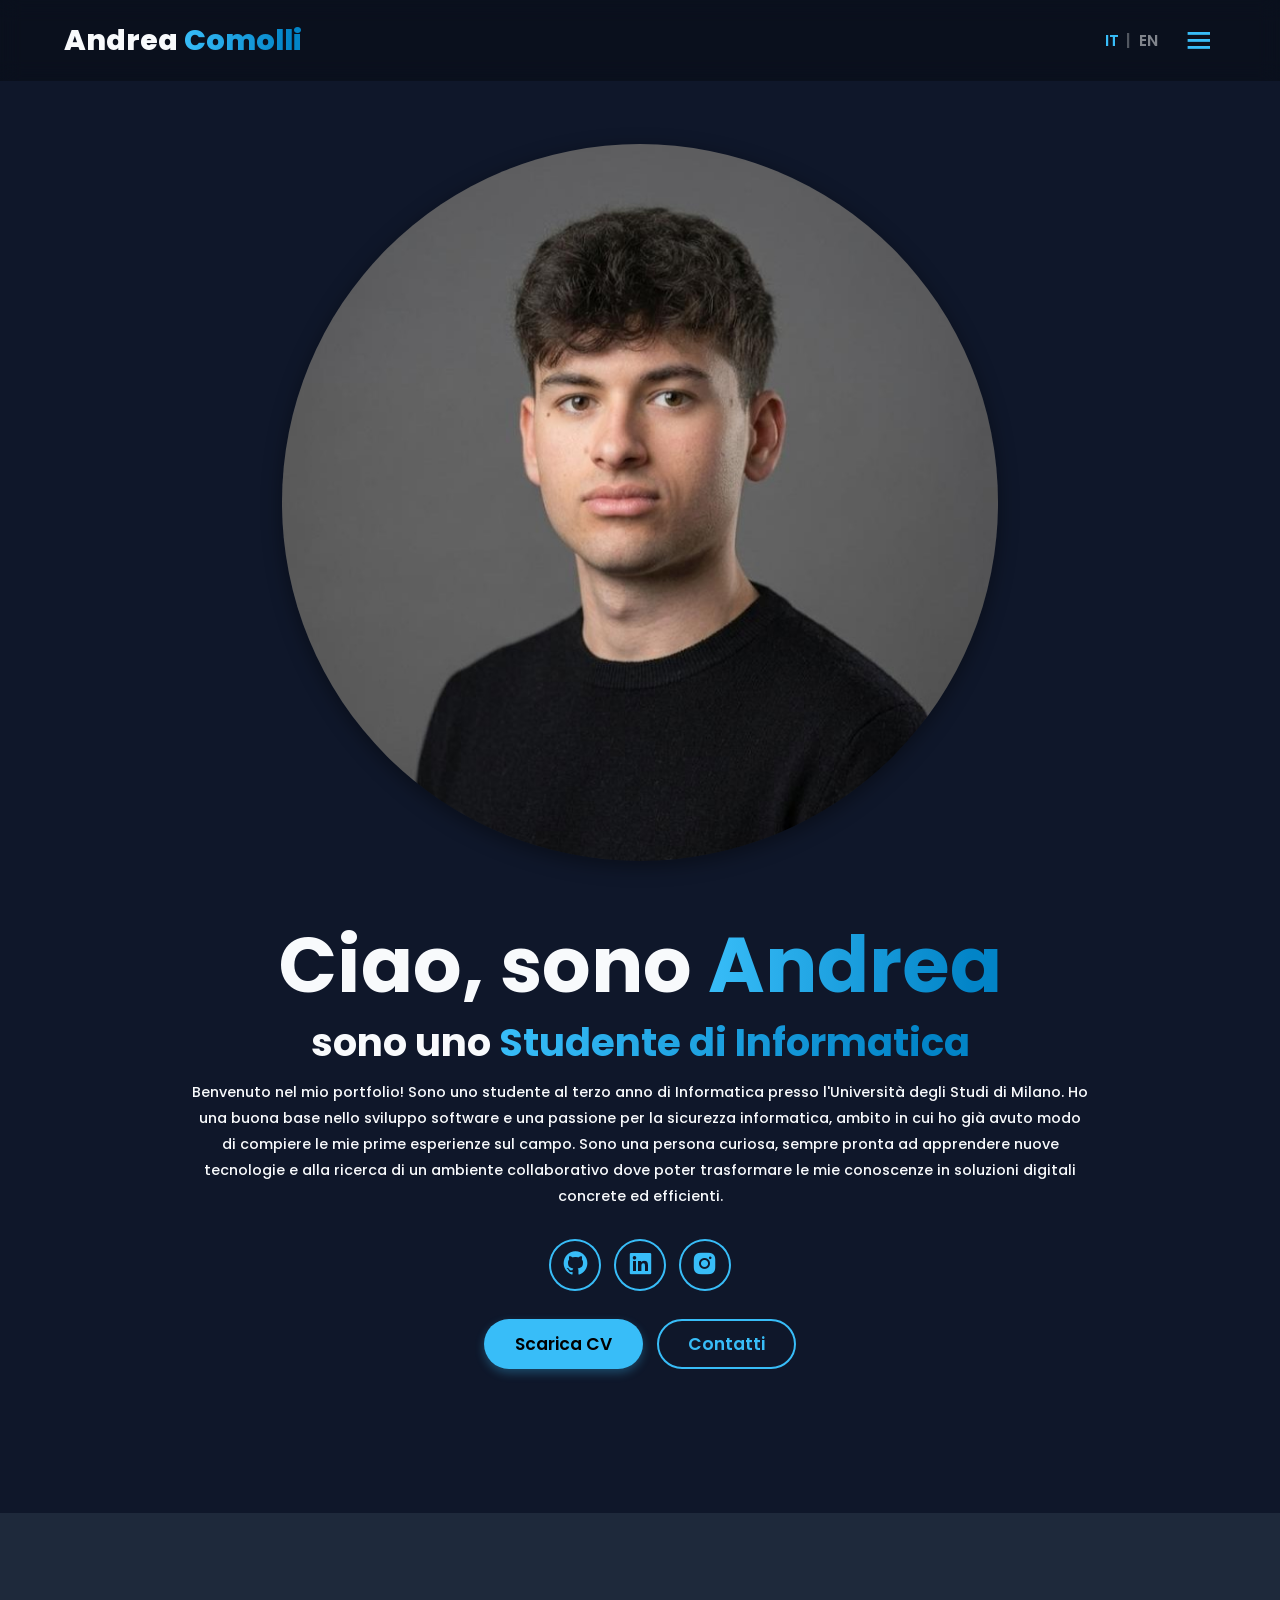
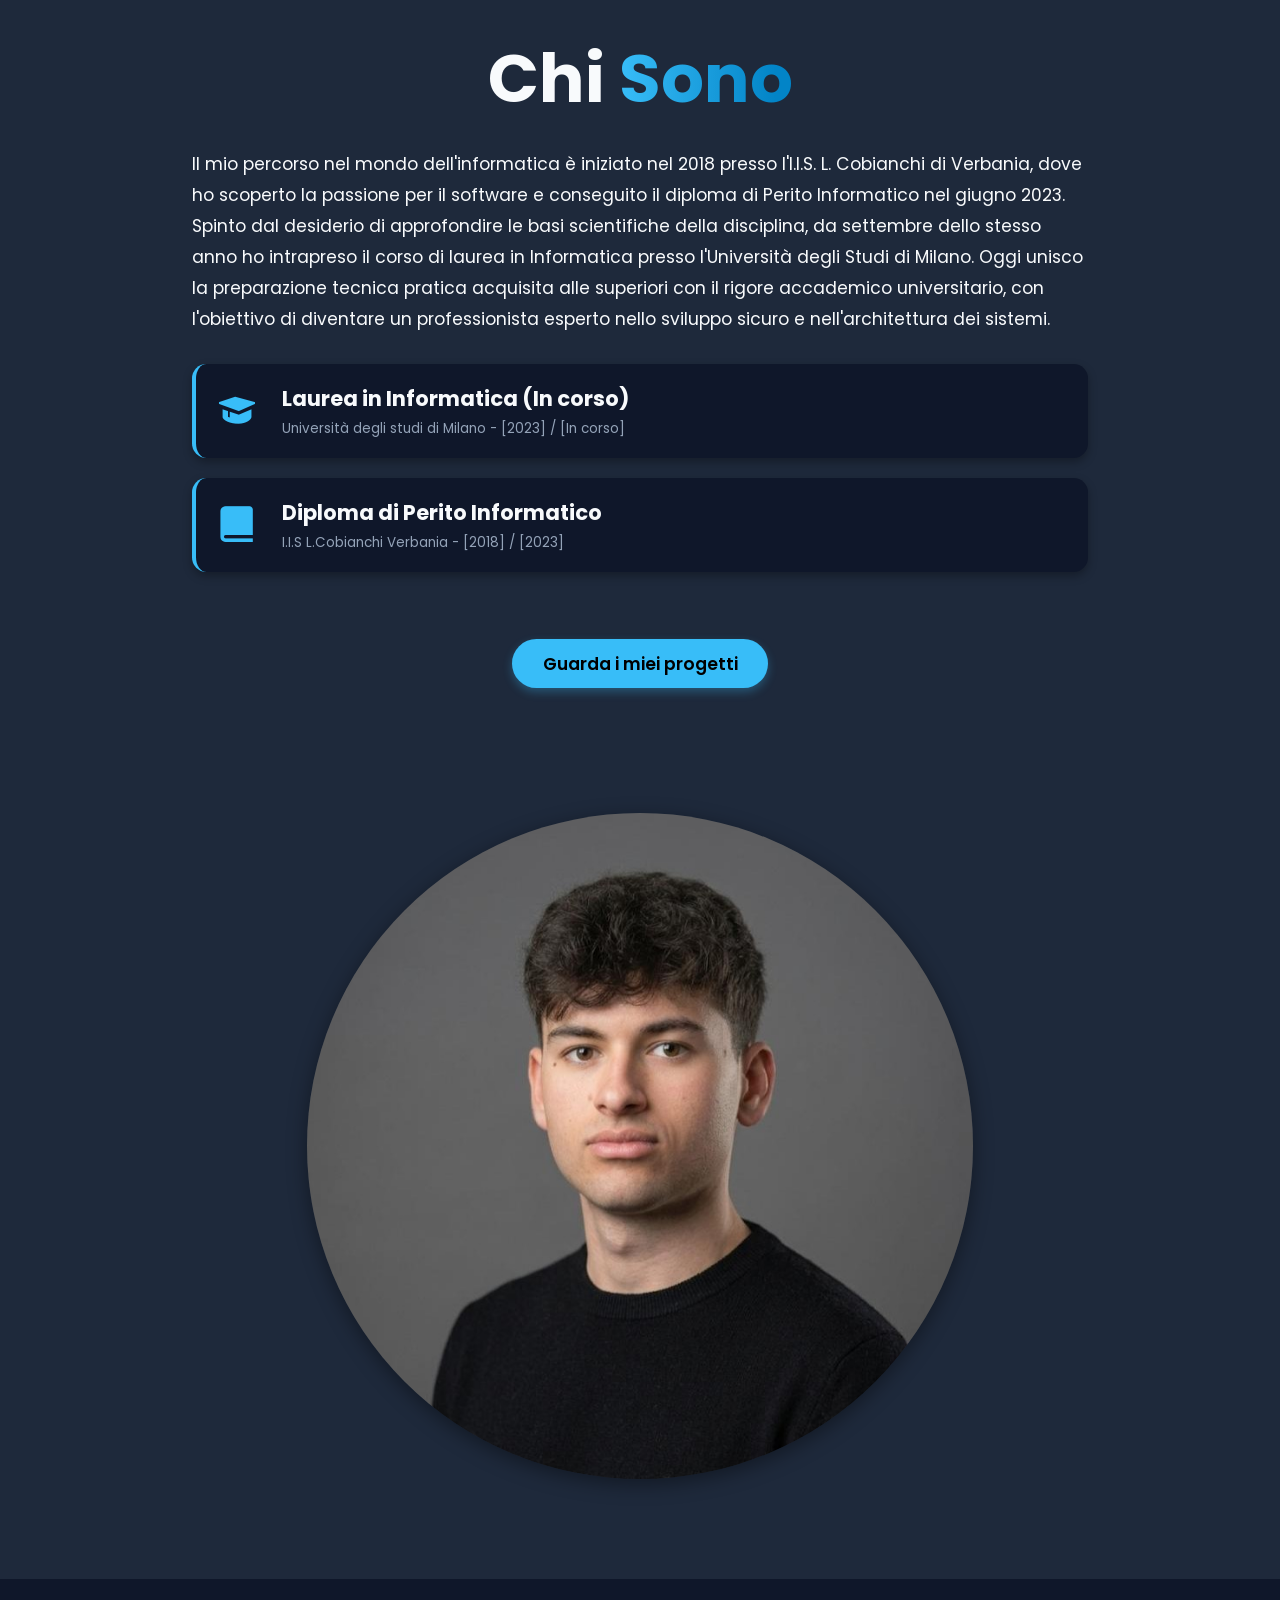
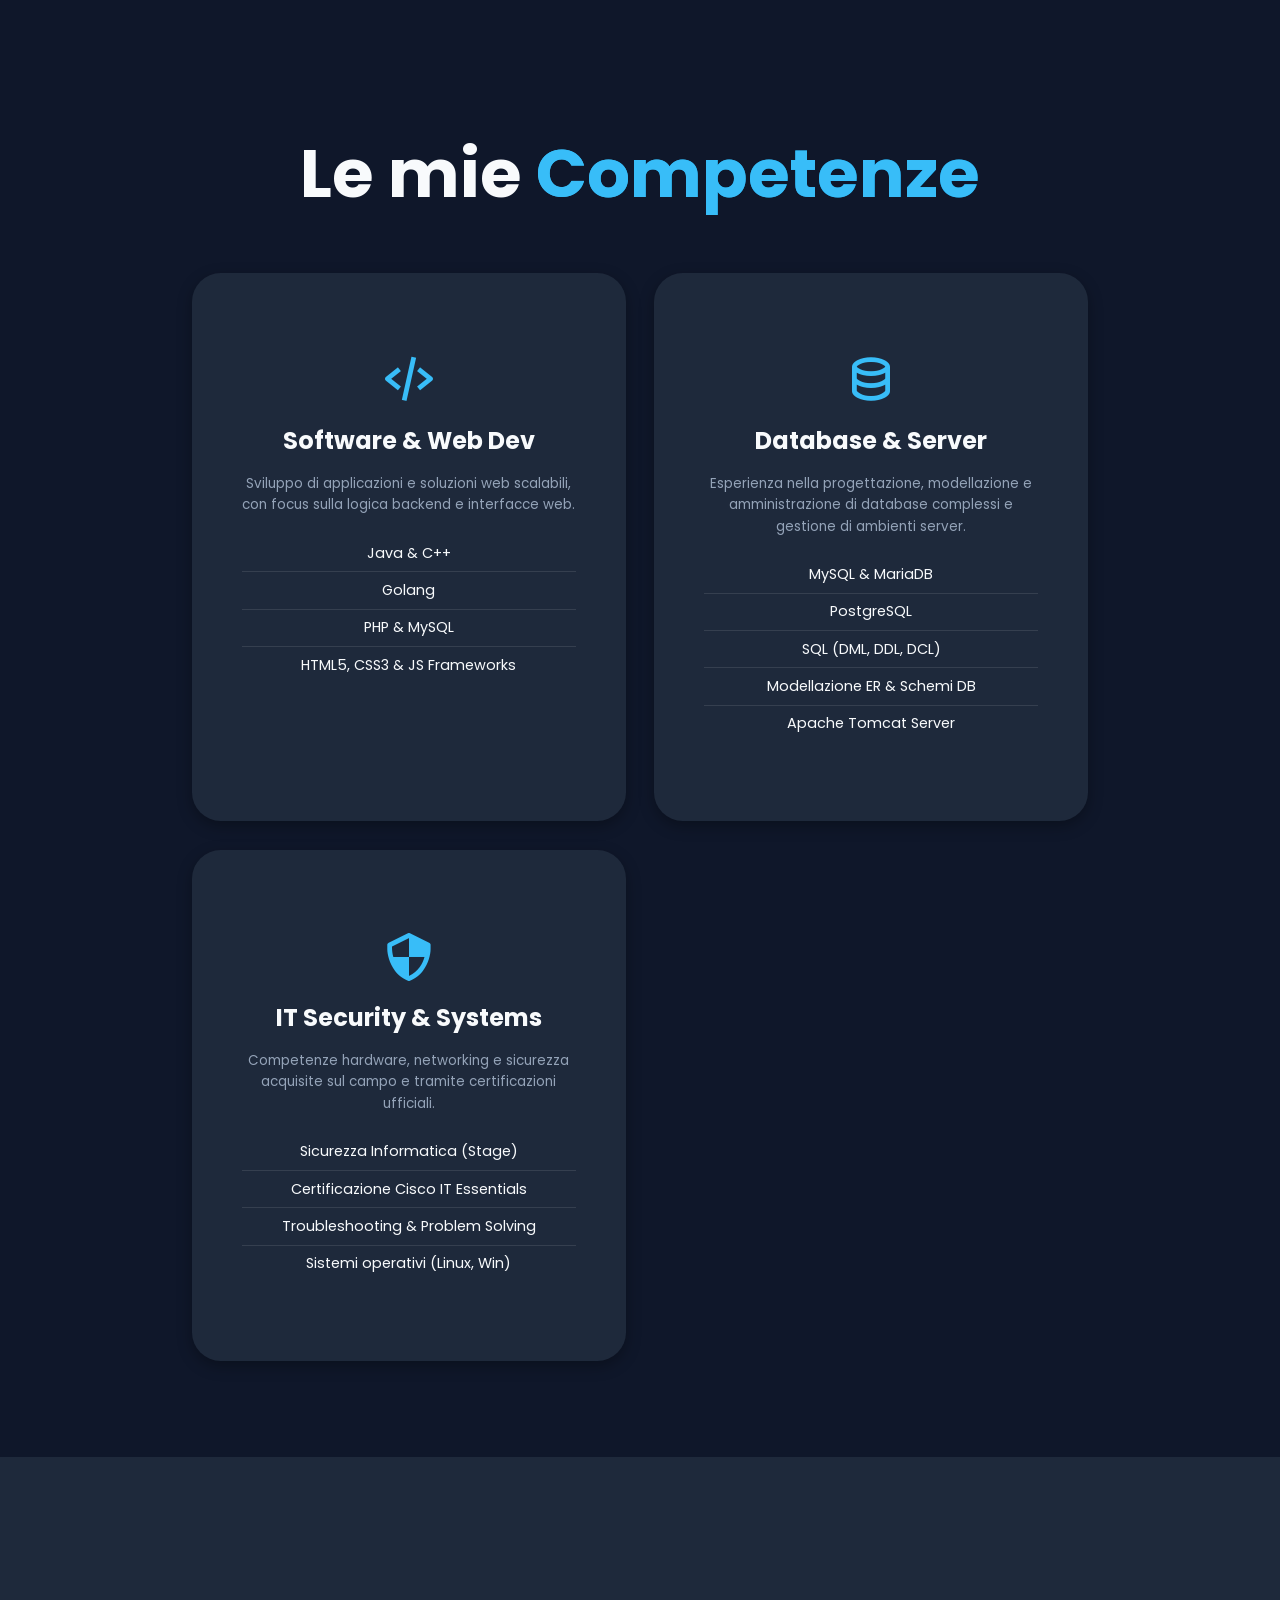
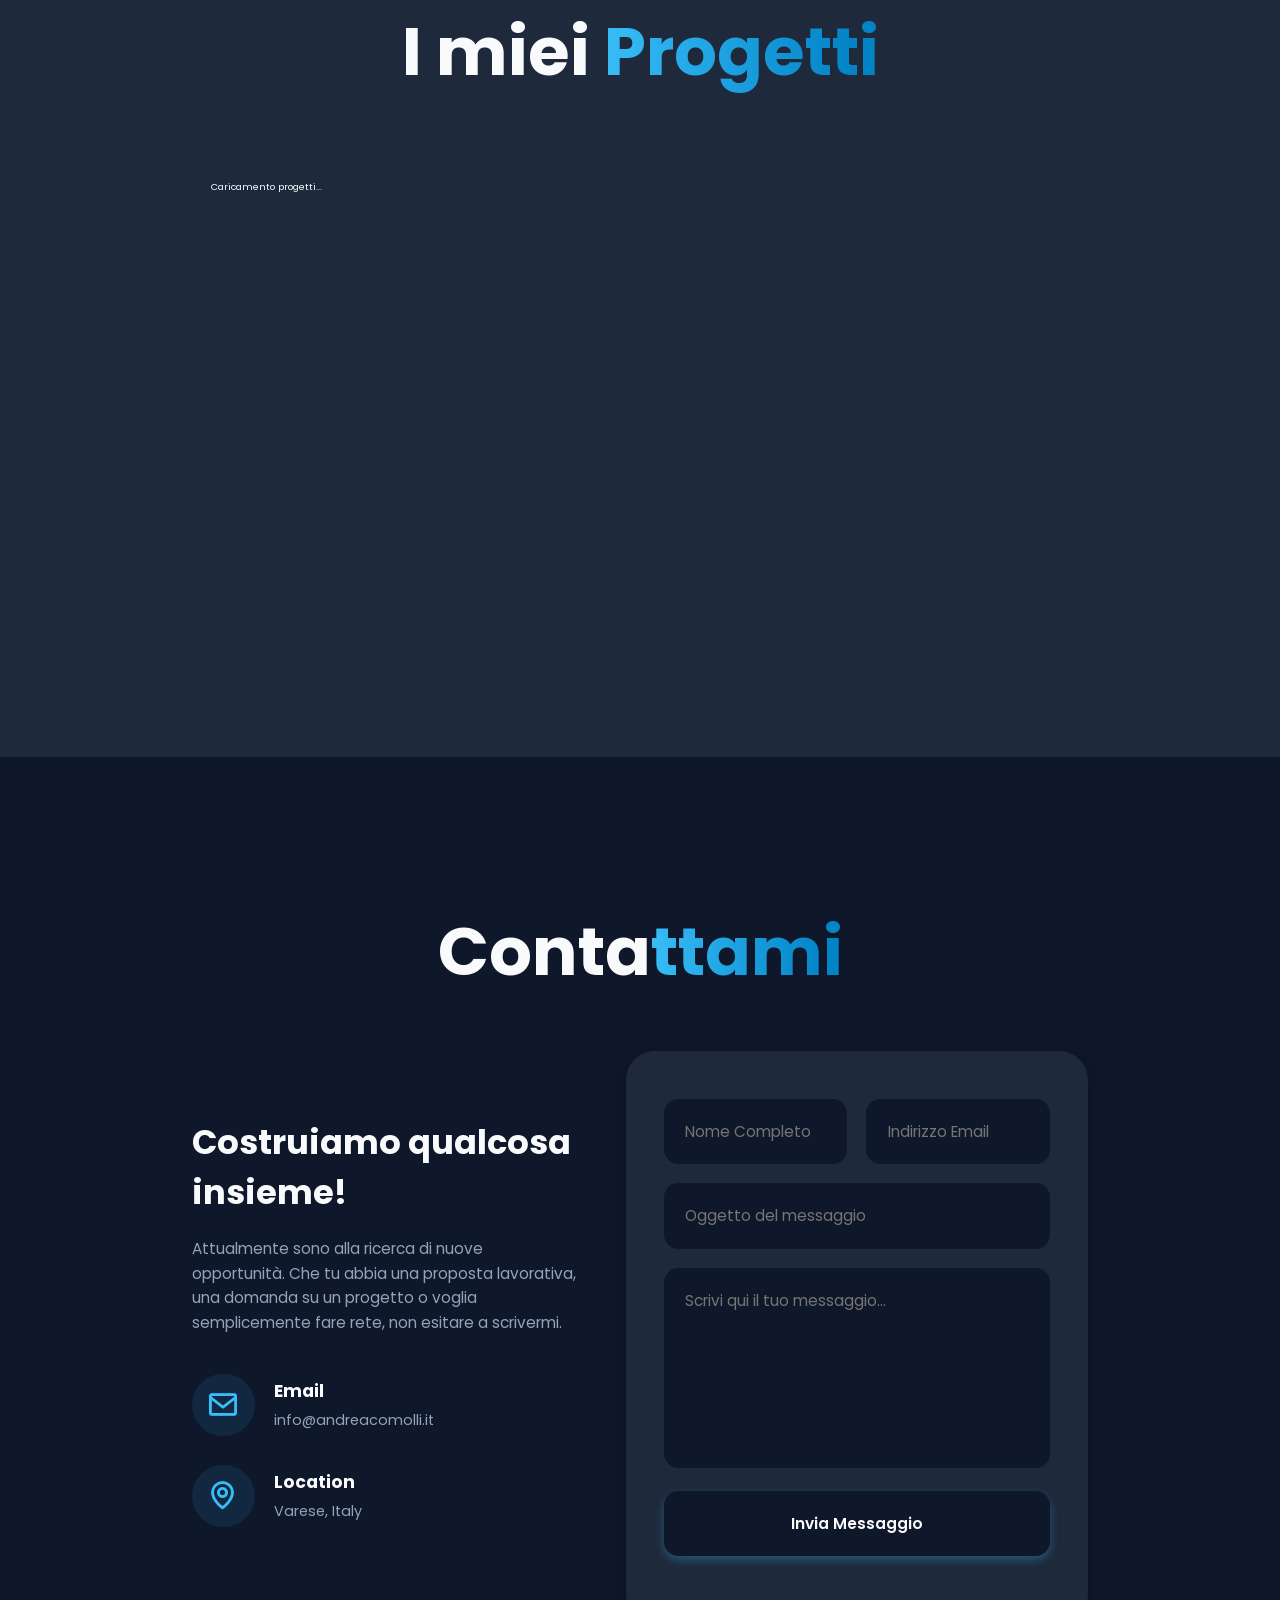
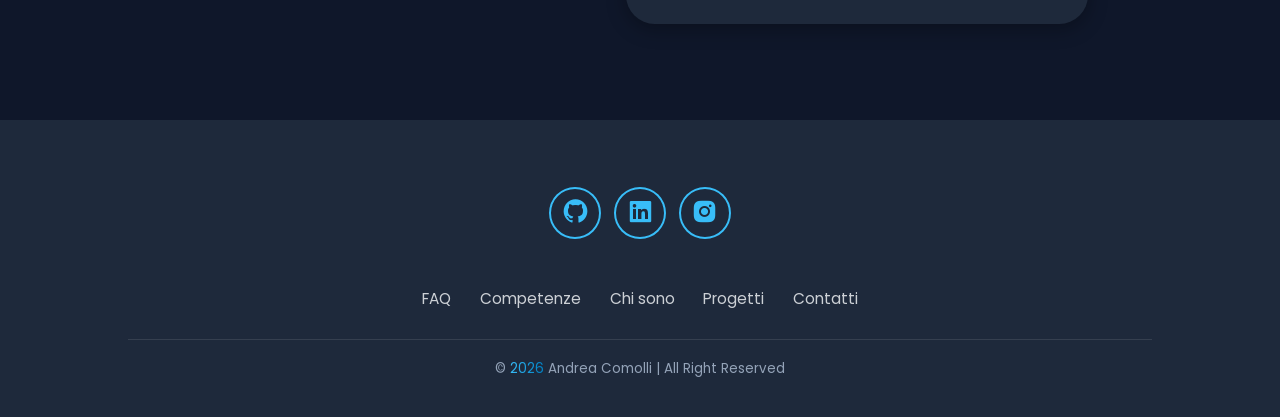
<file: index.html>
<!DOCTYPE html>
<html lang="it">
  <head>
    <meta charset="UTF-8" />
    <meta name="viewport" content="width=device-width, initial-scale=1.0" />
    <title>Andrea Comolli</title>
    <link rel="stylesheet" href="style.css" />
    <link href="https://unpkg.com/boxicons@2.1.4/css/boxicons.min.css" rel="stylesheet"/>
    <link href="https://fonts.googleapis.com/css2?family=Poppins:wght@300;400;600&display=swap" rel="stylesheet">
  </head>
  <body>

        <header class="header">
          <a href="#home" class="logo">
            Andrea <span>Comolli</span>
          </a>

          <i class="bx bx-menu" id="menu-icon"></i>

          <nav class="navbar">
            <a href="#home">Home</a>
            <a href="#about">Chi sono</a>
            <a href="#skills">Conpetenze</a>
            <a href="#projects">Progetti</a>
          </nav>

          <div class="header-right">
            <div class="lang-switch">
              <a href="#" class="active">IT</a>
              <span>|</span>
              <a href="#">EN</a>
            </div>
            <button id="contactBtn" class="gradient-btn">Contattami</button>
          </div>
        </header>

        <section class="home" id="home">
          <div class="home-content">
            <h1>Ciao, sono <span>Andrea</span></h1>
            <h3>
              sono uno <span>Studente di Informatica</span>
            </h3>
            <p>
              Benvenuto nel mio portfolio! Sono uno studente al terzo anno di Informatica presso l'Università degli Studi di Milano. Ho una buona base nello sviluppo software e una passione per la sicurezza informatica, ambito in cui ho già avuto modo di compiere le mie prime esperienze sul campo. Sono una persona curiosa, sempre pronta ad apprendere nuove tecnologie e alla ricerca di un ambiente collaborativo dove poter trasformare le mie conoscenze in soluzioni digitali concrete ed efficienti.
            </p>
              
              <div class="social-icons">
                <a href="https://github.com/AndreComo4" target="_blank" aria-label="Profilo GitHub di Andrea">
                  <i class="bx bxl-github"></i>
                </a>

                <a href="https://www.linkedin.com/in/andrea-comolli-136519273" target="_blank" aria-label="Linkedin di Andrea">
                  <i class="bx bxl-linkedin-square"></i>
                </a>

                <a href="https://www.instagram.com/_andrea.comolli_" target="_blank" aria-label="instagram di Andrea">
                  <i class="bx bxl-instagram-alt"></i>
                </a>
              </div>

              <div class="btn-group">
                <a href="CV_Andrea_Comolli.pdf" download="CV_Andrea_Comolli.pdf" class="btn">Scarica CV</a>
                <a href="#contact" class="btn">Contatti</a>
              </div>
          </div>

          <div class="home-img">
                <img src="img/imgProfilo.jpeg" alt="Foto prfilo di Andrea Comolli, studente di informatica">
              </div>
        </section>

        <section class="about" id="about">
          <div class="about-img">
            <img src="img/imgProfilo.jpeg" alt="Foto prfilo di Andrea Comolli, studente di informatica">
          </div>

          <div class="about-content">
            <h2>Chi <span>Sono</span></h2>
            
            <p class="about-desc">
              Il mio percorso nel mondo dell'informatica è iniziato nel 2018 presso l'I.I.S. L. Cobianchi di Verbania, dove ho scoperto la passione per il software e conseguito il diploma di Perito Informatico nel giugno 2023. 
              Spinto dal desiderio di approfondire le basi scientifiche della disciplina, da settembre dello stesso anno ho intrapreso il corso di laurea in Informatica presso l'Università degli Studi di Milano. 
              Oggi unisco la preparazione tecnica pratica acquisita alle superiori con il rigore accademico universitario, con l'obiettivo di diventare un professionista esperto nello sviluppo sicuro e nell'architettura dei sistemi.
            </p>

            <div class="education-timeline">
              
              <div class="timeline-item">
                <i class='bx bxs-graduation'></i>
                <div class="timeline-content">
                  <h3>Laurea in Informatica (In corso)</h3>
                  <p>Università degli studi di Milano - [2023] / [In corso]</p>
                </div>
              </div>

              <div class="timeline-item">
                <i class='bx bxs-book-alt'></i>
                <div class="timeline-content">
                  <h3>Diploma di Perito Informatico</h3>
                  <p>I.I.S L.Cobianchi Verbania - [2018] / [2023]</p>
                </div>
              </div>

            </div>

            <a href="#projects" class="btn">Guarda i miei progetti</a>
          </div>
        </section>

        <section class="skills" id="skills">
          <h2 class="heading">Le mie <span>Competenze</span></h2>

          <div class="skills-container">
            
            <div class="skill-box">
              <div class="skill-info">
                <i class='bx bx-code-alt'></i>
                <h4>Software & Web Dev</h4>
                <p>Sviluppo di applicazioni e soluzioni web scalabili, con focus sulla logica backend e interfacce web.</p>
                <ul class="skill-list">
                  <li>Java & C++</li>
                  <li>Golang</li>
                  <li>PHP & MySQL</li>
                  <li>HTML5, CSS3 & JS Frameworks</li>
                </ul>
              </div>
            </div>

            <div class="skill-box">
              <div class="skill-info">
                <i class='bx bx-data'></i>
                <h4>Database & Server</h4>
                <p>Esperienza nella progettazione, modellazione e amministrazione di database complessi e gestione di ambienti server.</p>
                <ul class="skill-list">
                  <li>MySQL & MariaDB</li>
                  <li>PostgreSQL</li>
                  <li>SQL (DML, DDL, DCL)</li>
                  <li>Modellazione ER & Schemi DB</li>
                  <li>Apache Tomcat Server</li>
                </ul>
              </div>
            </div>

            <div class="skill-box">
              <div class="skill-info">
                <i class='bx bx-shield-quarter'></i>
                <h4>IT Security & Systems</h4>
                <p>Competenze hardware, networking e sicurezza acquisite sul campo e tramite certificazioni ufficiali.</p>
                <ul class="skill-list">
                  <li>Sicurezza Informatica (Stage)</li>
                  <li>Certificazione Cisco IT Essentials</li>
                  <li>Troubleshooting & Problem Solving</li>
                  <li>Sistemi operativi (Linux, Win)</li>
                </ul>
              </div>
            </div>

          </div>
        </section>

        <section class="projects" id="projects">
          <h2 class="heading">I miei <span>Progetti</span></h2>

          <div class="projects-wrapper">
            <button class="scroll-btn left" id="scroll-left">
              <i class='bx bx-chevron-left'></i>
            </button>
            
            <div class="projects-box" id="github-projects">
              <p>Caricamento progetti...</p>
            </div>

            <button class="scroll-btn right" id="scroll-right">
              <i class='bx bx-chevron-right'></i>
            </button>
          </div>
        </section>

        <section class="contact" id="contact">
          <h2 class="heading">Conta<span>ttami</span></h2>

          <div class="contact-container">
            
            <div class="contact-info">
              <h3>Costruiamo qualcosa insieme!</h3>
              <p>Attualmente sono alla ricerca di nuove opportunità. Che tu abbia una proposta lavorativa, una domanda su un progetto o voglia semplicemente fare rete, non esitare a scrivermi.</p>

              <div class="info-item">
                <i class='bx bx-envelope'></i>
                <div>
                  <h4>Email</h4>
                  <p>info@andreacomolli.it</p>
                </div>
              </div>

              <div class="info-item">
                <i class='bx bx-map'></i>
                <div>
                  <h4>Location</h4>
                  <p>Varese, Italy</p>
                </div>
              </div>
            </div>

            <form id="contactForm" class="contact-form">
              <div class="input-group">
                <div class="input-box">
                  <input type="text" id="nomeInput" placeholder="Nome Completo" required>
                  <input type="email" id="emailInput" placeholder="Indirizzo Email" required>
                </div>
                <div class="input-box">
                  <input type="text" id="oggettoInput" placeholder="Oggetto del messaggio" required>
                </div>
              </div>
              
              <div class="input-group-2">
                <textarea id="messaggioInput" placeholder="Scrivi qui il tuo messaggio..." cols="30" rows="6" required></textarea>
                <input type="submit" value="Invia Messaggio" class="btn">
              </div>
            </form>

          </div>
        </section>

        <footer class="footer">
          <div class="social-icons">
                <a href="https://github.com/AndreComo4" target="_blank" aria-label="Profilo GitHub di Andrea">
                  <i class="bx bxl-github"></i>
                </a>

                <a href="https://www.linkedin.com/in/andrea-comolli-136519273" target="_blank" aria-label="Linkedin di Andrea">
                  <i class="bx bxl-linkedin-square"></i>
                </a>

                <a href="https://www.instagram.com/_andrea.comolli_" target="_blank" aria-label="instagram di Andrea">
                  <i class="bx bxl-instagram-alt"></i>
                </a>
              </div>

              <ul class="list">
                <li>
                  <a href="#">FAQ</a>
                </li>

                <li>
                  <a href="#skills">Competenze</a>
                </li>

                <li>
                  <a href="#about">Chi sono</a>
                </li>

                <li>
                  <a href="#projects">Progetti</a>
                </li>

                <li>
                  <a href="#contact">Contatti</a>
                </li>
              </ul>

              <p class="copyright">
                &copy; <span id="current-year"></span> Andrea Comolli | All Right Reserved
              </p>
        </footer>

    <script src="script.js"></script>
  </body>
</html>
</file>
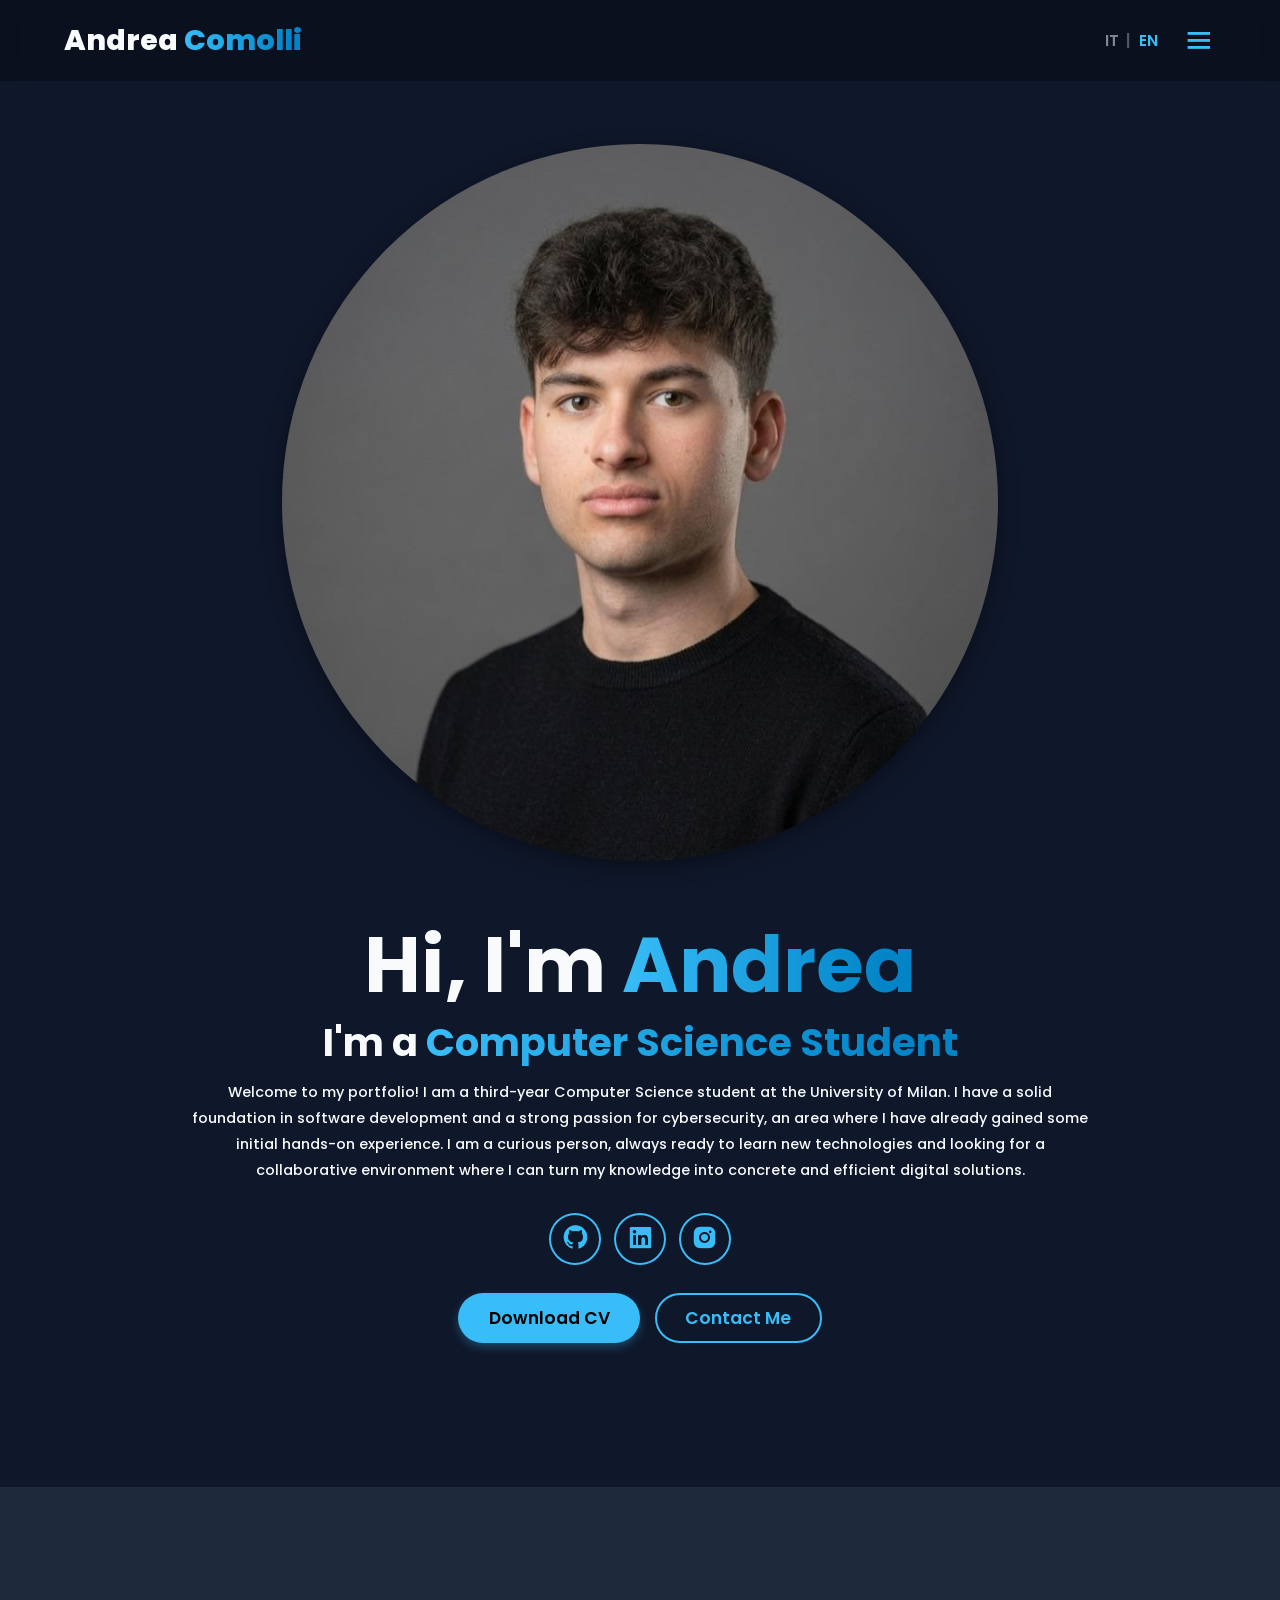
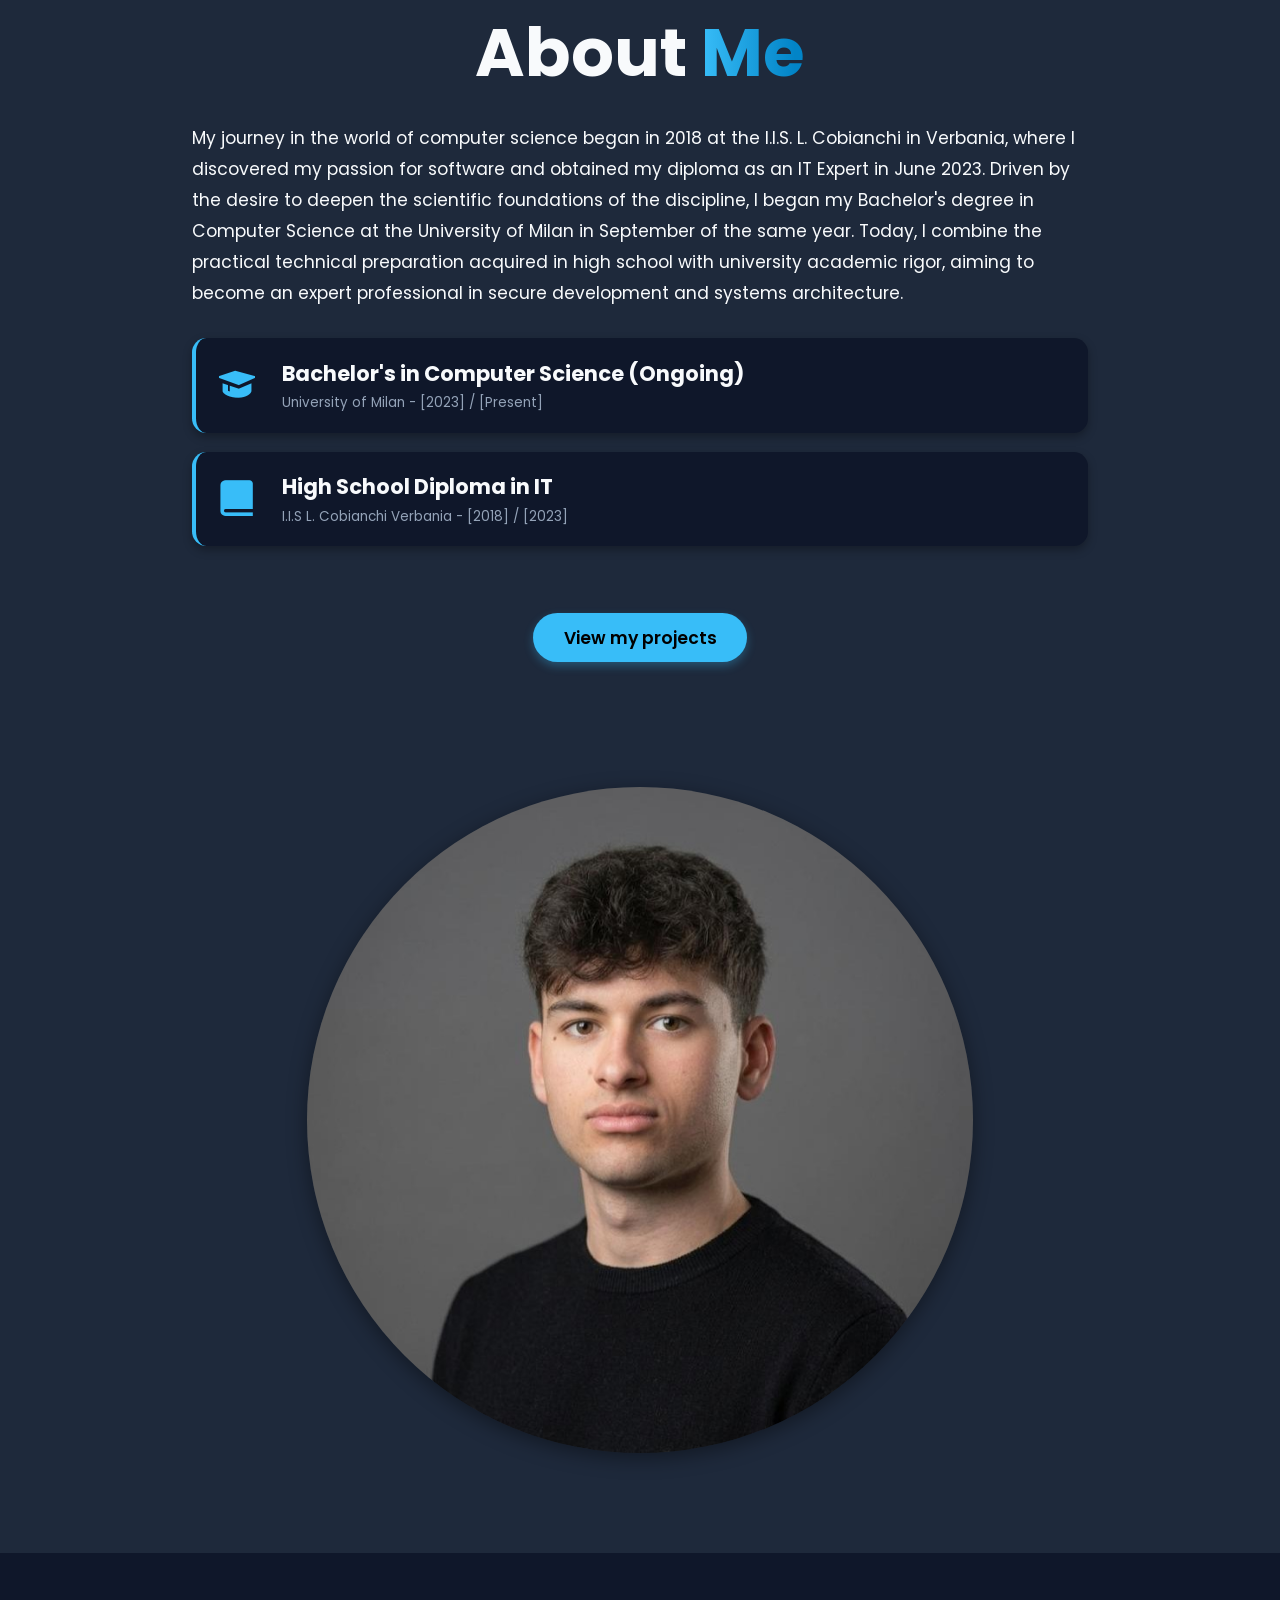
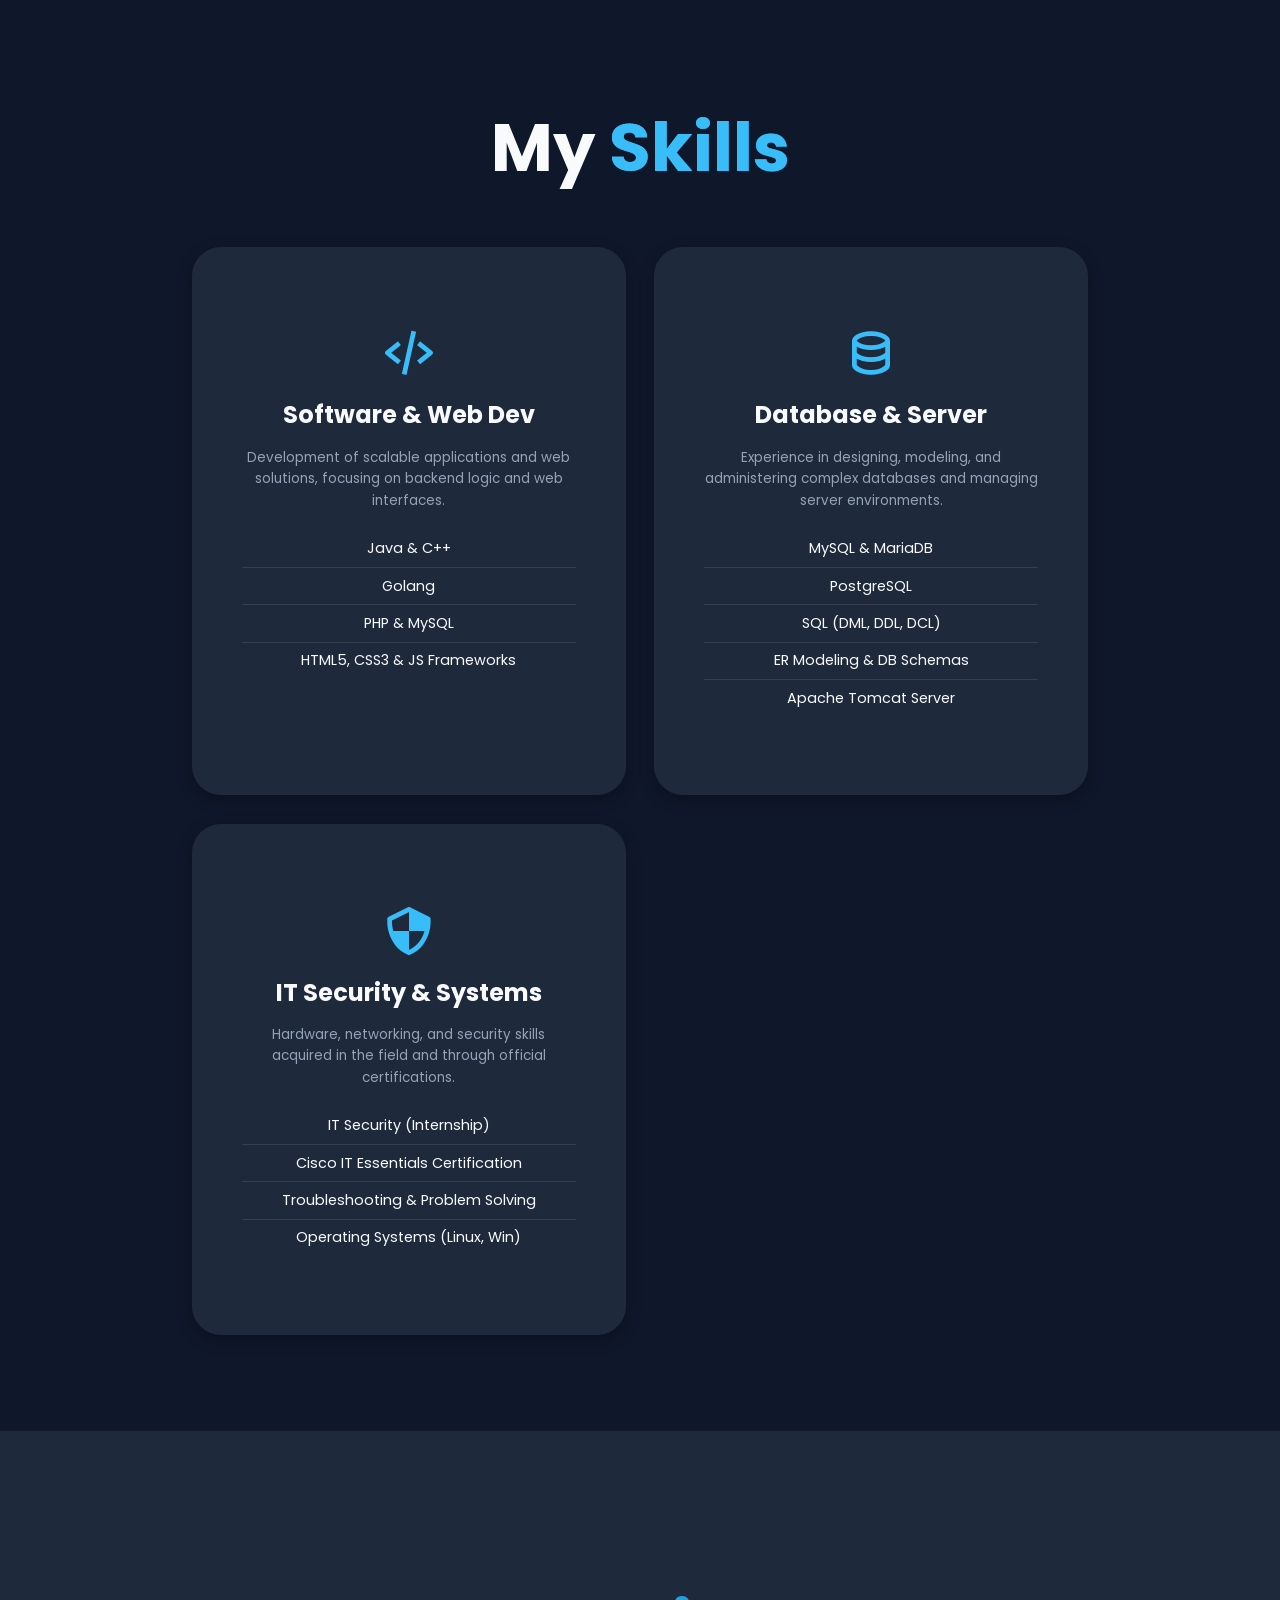
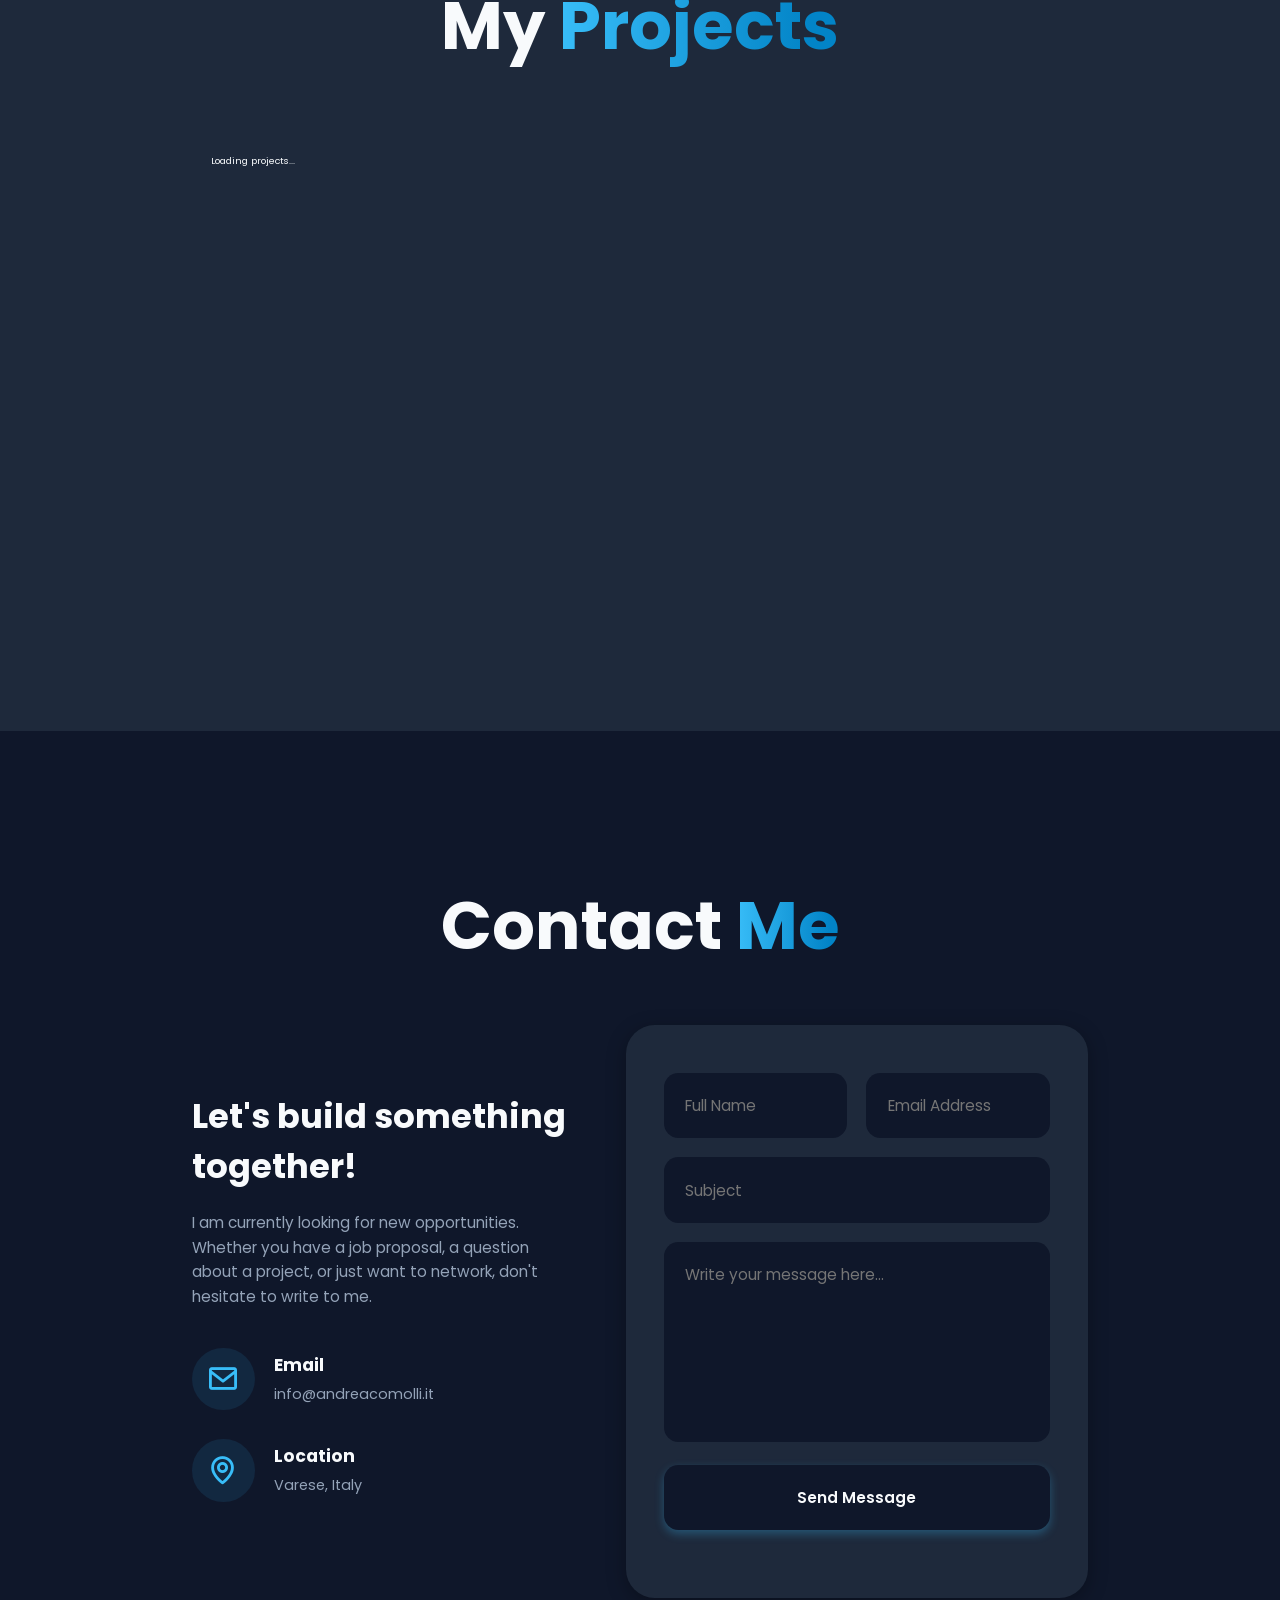
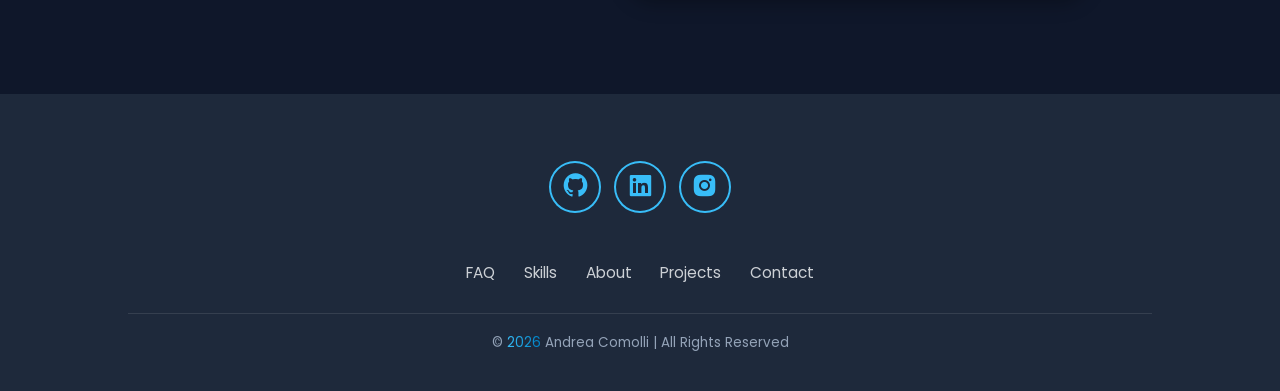
<file: index-en.html>
<!DOCTYPE html>
<html lang="en">
  <head>
    <meta charset="UTF-8" />
    <meta name="viewport" content="width=device-width, initial-scale=1.0" />
    <title>Andrea Comolli | Portfolio </title>
    <link rel="stylesheet" href="style.css" />
    <link href="https://unpkg.com/boxicons@2.1.4/css/boxicons.min.css" rel="stylesheet"/>
    <link href="https://fonts.googleapis.com/css2?family=Poppins:wght@300;400;600&display=swap" rel="stylesheet">
  </head>
  <body>

        <header class="header">
          <a href="#home" class="logo">
            Andrea <span>Comolli</span>
          </a>

          <i class="bx bx-menu" id="menu-icon"></i>

          <nav class="navbar">
            <a href="#home">Home</a>
            <a href="#about">About</a>
            <a href="#skills">Skills</a>
            <a href="#projects">Projects</a>
          </nav>

          <div class="header-right">
            <div class="lang-switch">
              <a href="index.html">IT</a>
              <span>|</span>
              <a href="#" class="active">EN</a>
            </div>
            <button id="contactBtn" class="gradient-btn">Contact Me</button>
          </div>
        </header>

        <section class="home" id="home">
          <div class="home-content">
            <h1>Hi, I'm <span>Andrea</span></h1>
            <h3>
              I'm a <span>Computer Science Student</span>
            </h3>
            <p>
              Welcome to my portfolio! I am a third-year Computer Science student at the University of Milan. I have a solid foundation in software development and a strong passion for cybersecurity, an area where I have already gained some initial hands-on experience. I am a curious person, always ready to learn new technologies and looking for a collaborative environment where I can turn my knowledge into concrete and efficient digital solutions.
            </p>
              
              <div class="social-icons">
                <a href="https://github.com/AndreComo4" target="_blank" aria-label="Andrea's GitHub Profile">
                  <i class="bx bxl-github"></i>
                </a>

                <a href="https://www.linkedin.com/in/andrea-comolli-136519273" target="_blank" aria-label="Andrea's LinkedIn Profile">
                  <i class="bx bxl-linkedin-square"></i>
                </a>

                <a href="https://www.instagram.com/_andrea.comolli_" target="_blank" aria-label="Andrea's Instagram Profile">
                  <i class="bx bxl-instagram-alt"></i>
                </a>
              </div>

              <div class="btn-group">
                <a href="CV_Andrea_Comolli.pdf" download="CV_Andrea_Comolli.pdf" class="btn">Download CV</a>
                <a href="#contact" class="btn">Contact Me</a>
              </div>
          </div>

          <div class="home-img">
                <img src="img/imgProfilo.jpeg" alt="Profile photo of Andrea Comolli, computer science student">
              </div>
        </section>

        <section class="about" id="about">
          <div class="about-img">
            <img src="img/imgProfilo.jpeg" alt="Profile photo of Andrea Comolli, computer science student">
          </div>

          <div class="about-content">
            <h2>About <span>Me</span></h2>
            
            <p class="about-desc">
              My journey in the world of computer science began in 2018 at the I.I.S. L. Cobianchi in Verbania, where I discovered my passion for software and obtained my diploma as an IT Expert in June 2023. Driven by the desire to deepen the scientific foundations of the discipline, I began my Bachelor's degree in Computer Science at the University of Milan in September of the same year. Today, I combine the practical technical preparation acquired in high school with university academic rigor, aiming to become an expert professional in secure development and systems architecture.
            </p>

            <div class="education-timeline">
              
              <div class="timeline-item">
                <i class='bx bxs-graduation'></i>
                <div class="timeline-content">
                  <h3>Bachelor's in Computer Science (Ongoing)</h3>
                  <p>University of Milan - [2023] / [Present]</p>
                </div>
              </div>

              <div class="timeline-item">
                <i class='bx bxs-book-alt'></i>
                <div class="timeline-content">
                  <h3>High School Diploma in IT</h3>
                  <p>I.I.S L. Cobianchi Verbania - [2018] / [2023]</p>
                </div>
              </div>

            </div>

            <a href="#projects" class="btn">View my projects</a>
          </div>
        </section>

        <section class="skills" id="skills">
          <h2 class="heading">My <span>Skills</span></h2>

          <div class="skills-container">
            
            <div class="skill-box">
              <div class="skill-info">
                <i class='bx bx-code-alt'></i>
                <h4>Software & Web Dev</h4>
                <p>Development of scalable applications and web solutions, focusing on backend logic and web interfaces.</p>
                <ul class="skill-list">
                  <li>Java & C++</li>
                  <li>Golang</li>
                  <li>PHP & MySQL</li>
                  <li>HTML5, CSS3 & JS Frameworks</li>
                </ul>
              </div>
            </div>

            <div class="skill-box">
              <div class="skill-info">
                <i class='bx bx-data'></i>
                <h4>Database & Server</h4>
                <p>Experience in designing, modeling, and administering complex databases and managing server environments.</p>
                <ul class="skill-list">
                  <li>MySQL & MariaDB</li>
                  <li>PostgreSQL</li>
                  <li>SQL (DML, DDL, DCL)</li>
                  <li>ER Modeling & DB Schemas</li>
                  <li>Apache Tomcat Server</li>
                </ul>
              </div>
            </div>

            <div class="skill-box">
              <div class="skill-info">
                <i class='bx bx-shield-quarter'></i>
                <h4>IT Security & Systems</h4>
                <p>Hardware, networking, and security skills acquired in the field and through official certifications.</p>
                <ul class="skill-list">
                  <li>IT Security (Internship)</li>
                  <li>Cisco IT Essentials Certification</li>
                  <li>Troubleshooting & Problem Solving</li>
                  <li>Operating Systems (Linux, Win)</li>
                </ul>
              </div>
            </div>

          </div>
        </section>

        <section class="projects" id="projects">
          <h2 class="heading">My <span>Projects</span></h2>

          <div class="projects-wrapper">
            <button class="scroll-btn left" id="scroll-left">
              <i class='bx bx-chevron-left'></i>
            </button>
            
            <div class="projects-box" id="github-projects">
              <p>Loading projects...</p>
            </div>

            <button class="scroll-btn right" id="scroll-right">
              <i class='bx bx-chevron-right'></i>
            </button>
          </div>
        </section>

        <section class="contact" id="contact">
          <h2 class="heading">Contact <span>Me</span></h2>

          <div class="contact-container">
            
            <div class="contact-info">
              <h3>Let's build something together!</h3>
              <p>I am currently looking for new opportunities. Whether you have a job proposal, a question about a project, or just want to network, don't hesitate to write to me.</p>

              <div class="info-item">
                <i class='bx bx-envelope'></i>
                <div>
                  <h4>Email</h4>
                  <p>info@andreacomolli.it</p>
                </div>
              </div>

              <div class="info-item">
                <i class='bx bx-map'></i>
                <div>
                  <h4>Location</h4>
                  <p>Varese, Italy</p>
                </div>
              </div>
            </div>

            <form id="contactForm" class="contact-form">
              <div class="input-group">
                <div class="input-box">
                  <input type="text" id="nomeInput" placeholder="Full Name" required>
                  <input type="email" id="emailInput" placeholder="Email Address" required>
                </div>
                <div class="input-box">
                  <input type="text" id="oggettoInput" placeholder="Subject" required>
                </div>
              </div>
              
              <div class="input-group-2">
                <textarea id="messaggioInput" placeholder="Write your message here..." cols="30" rows="6" required></textarea>
                <input type="submit" value="Send Message" class="btn">
              </div>
            </form>

          </div>
        </section>

        <footer class="footer">
          <div class="social-icons">
                <a href="https://github.com/AndreComo4" target="_blank" aria-label="Andrea's GitHub Profile">
                  <i class="bx bxl-github"></i>
                </a>

                <a href="https://www.linkedin.com/in/andrea-comolli-136519273" target="_blank" aria-label="Andrea's LinkedIn Profile">
                  <i class="bx bxl-linkedin-square"></i>
                </a>

                <a href="https://www.instagram.com/_andrea.comolli_" target="_blank" aria-label="Andrea's Instagram Profile">
                  <i class="bx bxl-instagram-alt"></i>
                </a>
              </div>

              <ul class="list">
                <li>
                  <a href="#">FAQ</a>
                </li>

                <li>
                  <a href="#skills">Skills</a>
                </li>

                <li>
                  <a href="#about">About</a>
                </li>

                <li>
                  <a href="#projects">Projects</a>
                </li>

                <li>
                  <a href="#contact">Contact</a>
                </li>
              </ul>

              <p class="copyright">
                &copy; <span id="current-year"></span> Andrea Comolli | All Rights Reserved
              </p>
        </footer>

    <script src="script.js"></script>
  </body>
</html>
</file>
<file: style.css>
* {
  margin: 0;
  padding: 0;
  box-sizing: border-box;
  text-decoration: none;
  scroll-behavior: smooth;
  font-family: "Poppins";
}

:root {
  --bg-color: #0f172a;
  --second-bg-color: #1e293b;
  --text-color: #f8fafc;
  --main-color: #38bdf8;
}

html {
  font-size: 60%;
  overflow-x: hidden;
}

body {
  background-color: var(--bg-color);
  color: var(--text-color);
  -webkit-font-smoothing: antialiased;
  -moz-osx-font-smoothing: grayscale;
}

:focus-visible {
  outline: 3px solid var(--main-color);
  outline-offset: 4px;
}

span {
  background: linear-gradient(270deg, #0284c7 10%, #38bdf8 100%);
  background-clip: text;
  color: transparent;
}

::-webkit-scrollbar {
  width: 20px;
}

::-webkit-scrollbar-thumb {
  background-color: var(--main-color);
}

::-webkit-scrollbar-track {
  background-color: var(--bg-color);
}

.header {
  position: fixed;
  width: 100%;
  top: 0;
  left: 0;
  padding: 4rem 15%;
  background: rgba(0, 0, 0, 0.3);
  display: flex;
  justify-content: space-between;
  align-items: center;
  z-index: 1000;
  backdrop-filter: blur(10px);
  -webkit-backdrop-filter: blur(10px);
}

.logo {
  font-size: 3rem;
  color: var(--text-color);
  font-weight: 800;
  cursor: pointer;
  transition: 0.3s;
}

.logo:hover {
  transform: scale(1.1);
}

#menu-icon {
  font-size: 3.5rem;
  color: var(--main-color);
  display: none;
}

.navbar a {
  font-size: 1.8rem;
  color: var(--text-color);
  margin-left: 4rem;
  font-weight: 500;
  transition: 0.3s ease-in-out;
  border-bottom: 3px solid transparent;
}

.navbar a:hover {
  color: var(--main-color);
  border-bottom: 3px solid var(--main-color);
}

.header-right {
  display: flex;
  align-items: center;
  gap: 3rem;
}

.lang-switch {
  display: flex;
  align-items: center;
  gap: 0.8rem;
  font-size: 1.6rem;
  font-weight: 600;
  color: var(--text-color);
}

.lang-switch a {
  color: var(--text-color);
  opacity: 0.5;
  transition: 0.3s;
}

.lang-switch a.active,
.lang-switch a:hover {
  opacity: 1;
  color: var(--main-color);
}

.lang-switch span {
  color: var(--text-color);
  opacity: 0.3;
  background: none;
  -webkit-text-fill-color: initial;
}

.gradient-btn {
  font-size: 1.8rem;
  padding: 1rem 2rem;
  border-radius: 3rem;
  background: linear-gradient(270deg, #0284c7 10%, #38bdf8 100%);
  letter-spacing: 1px;
  cursor: pointer;
  transition: 0.3s ease-in-out;
  color: white;
  border: none;
  text-wrap: nowrap;
}

.gradient-btn:hover {
  transform: scale(1.05);
}

.btn-group {
  display: flex;
  gap: 1.5rem;
}

.btn {
  display: inline-block;
  padding: 1rem 3rem;
  background-color: var(--main-color);
  box-shadow: 0 4px 10px rgba(56, 189, 248, 0.3);
  border-radius: 3rem;
  font-size: 1.8rem;
  color: black;
  border: 2px solid transparent;
  font-weight: 600;
  transition: 0.3s ease-in-out;
}

.btn:hover {
  transform: scale(1.05);
  box-shadow: 0 0 15px rgba(56, 189, 248, 0.6);
}

.btn-group a:nth-of-type(2) {
  background-color: transparent;
  color: var(--main-color);
  border: 2px solid var(--main-color);
  box-shadow: 0 0 25px transparent;
}

.btn-group a:nth-of-type(2):hover {
  box-shadow: 0 0 25px var(--main-color);
  background-color: var(--main-color);
  color: var(--bg-color);
}

section {
  min-height: 100vh;
  padding: 10rem 15%;
}

.heading {
  text-align: center;
  font-size: 7rem;
  margin: 5rem 0;
  word-wrap: break-word;
}

.home {
  display: flex;
  align-items: center;
  justify-content: center;
  gap: 15rem;
}

.home-content {
  display: flex;
  flex-direction: column;
  align-items: flex-end;
  text-align: right;
}

.home-content h1 {
  font-size: 8rem;
  font-weight: 700;
  margin-top: 1.5rem;
  line-height: 1;
}

.home-content h3 {
  margin: 1rem 0;
  font-size: 4rem;
}

.home-content p {
  font-size: 1.5rem;
  font-weight: 500;
  line-height: 1.8;
}

.home-img img {
  width: 32vw;
  border-radius: 50%;
  box-shadow: 0 5px 20px rgba(0, 0, 0, 0.4);
  transition: 0.4s ease-in-out;
}

.home-img img:hover {
  box-shadow: 0 0 25px rgba(56, 189, 248, 0.6);
}

.social-icons a {
  display: inline-flex;
  justify-content: center;
  align-items: center;
  font-size: 3rem;
  padding: 1rem;
  background: transparent;
  border: 2px solid var(--main-color);
  border-radius: 50%;
  color: var(--main-color);
  margin: 3rem 0.5rem;
  transition: 0.3s ease-in-out;
}

.social-icons a:hover {
  color: var(--text-color);
  background-color: var(--main-color);
  transform: scale(1.2)translateY(-5px);
  box-shadow: 0 0 15px rgba(56, 189, 248, 0.5);
}

.about {
  display: flex;
  justify-content: center;
  align-items: center;
  gap: 10rem;
  background: var(--second-bg-color);
}

.about-img img {
  width: 32vw;
  border-radius: 50%;
  box-shadow: 0 5px 20px rgba(0, 0, 0, 0.4);
  transition: 0.4s ease-in-out;
}

.about-img img:hover {
  box-shadow: 0 0 25px rgba(56, 189, 248, 0.6);
}

.about-content h2 {
  font-size: 7rem;
  text-align: left;
}

.about-content p {
  font-size: 1.8rem;
}

.about-content .btn {
  margin: 3rem 0;
}

.about-desc {
  font-size: 1.6rem;
  margin-bottom: 3rem;
  line-height: 1.8;
  color: var(--text-color);
  text-align: left;
}

.education-timeline {
  display: flex;
  flex-direction: column;
  gap: 2rem;
  margin-bottom: 4rem;
}

.timeline-item {
  display: flex;
  align-items: center;
  gap: 2.5rem;
  background-color: var(--bg-color);
  padding: 2rem;
  border-radius: 1.5rem;
  border-left: 4px solid var(--main-color);
  box-shadow: 0 4px 10px rgba(0, 0, 0, 0.3);
  transition: 0.3s ease-in-out;
}

.timeline-item:hover {
  transform: translateX(10px);
  box-shadow: 0 4px 15px rgba(56, 189, 248, 0.3);
}

.timeline-item i {
  font-size: 4.5rem;
  color: var(--main-color);
}

.timeline-content {
  text-align: left;
}

.timeline-content h3 {
  font-size: 2.2rem;
  margin-bottom: 0.5rem;
  color: var(--text-color);
}

.timeline-content p {
  font-size: 1.4rem;
  color: #94a3b8;
  font-weight: 400;
}

.skills {
  padding: 10rem 15%;
  background-color: var(--bg-color);
}

.skills .heading span {
  color: var(--main-color);
}

.skills-container {
  display: grid;
  grid-template-columns: repeat(auto-fit, minmax(280px, 1fr));
  align-items: stretch;
  gap: 3rem;
}

.skill-box {
  display: flex;
  justify-content: center;
  align-items: center;
  background-color: var(--second-bg-color);
  border-radius: 3rem;
  cursor: pointer;
  border: 2px solid transparent;
  transition: 0.4s ease-in-out;
  box-shadow: 0 5px 15px rgba(0, 0, 0, 0.3);
  height: auto;
  min-height: 400px;
  padding: 4rem 2rem;
}

.skill-box:hover {
  border: 2px solid var(--main-color);
  transform: translateY(-10px);
  box-shadow: 0 10px 25px rgba(56, 189, 248, 0.2);
}

.skill-info {
  display: flex;
  flex-direction: column;
  text-align: center;
  justify-content: flex-start;
  align-items: center;
  padding: 4rem 3rem;
  height: 100%;
}

.skill-info i {
  font-size: 6rem;
  color: var(--main-color);
  margin-bottom: 1.5rem;
}

.skill-info h4 {
  font-size: 2.5rem;
  margin-bottom: 1.5rem;
  color: var(--text-color);
}

.skill-info p {
  font-size: 1.4rem;
  font-weight: 400;
  line-height: 1.6;
  color: #94a3b8;
  margin-bottom: 2rem;
}

.skill-list {
  list-style: none;
  width: 100%;
  text-align: center;
}

.skill-list li {
  font-size: 1.5rem;
  color: var(--text-color);
  padding: 0.8rem 0;
  border-bottom: 1px solid rgba(255, 255, 255, 0.1);
}

.skill-list li:last-child {
  border-bottom: none;
}

.projects {
  background-color: var(--second-bg-color);
}

.projects-wrapper {
  position: relative;
  display: flex;
  align-items: center;
  width: 100%;
  padding: 0 7rem;
}

.projects-box {
  display: flex;
  overflow-x: auto;
  gap: 3rem;
  padding: 3rem 2rem 5rem;
  scroll-behavior: smooth;
  scroll-snap-type: x mandatory;
  scrollbar-width: auto;
  justify-content: flex-start;
  width: 100%;
}

.projects-box::-webkit-scrollbar {
  display: block;
  height: 18px;
}

.projects-box::-webkit-scrollbar-track {
  background: var(--bg-color);
  border-radius: 10px;
}

.projects-box::-webkit-scrollbar-thumb {
  background: var(--main-color);
  border-radius: 20px;
  border: 4px solid var(--bg-color);
}

.projects-box::-webkit-scrollbar-thumb:hover {
  background: #0284c7;
}

.projects-card {
  flex: 0 0 calc((100% - 6rem) / 3);
  min-height: 450px;
  background: var(--bg-color);
  border: 2px solid transparent;
  padding: 4rem 3rem;
  border-radius: 4rem;
  scroll-snap-align: center;
  transition: 0.5s ease;
  display: flex;
  flex-direction: column;
  justify-content: space-between;
}

.projects-card:hover {
  border-color: var(--main-color);
  transform: scale(1.03);
  box-shadow: 0 0 30px rgba(56, 189, 248, 0.2);
}

.projects-card .card-content {
  display: flex;
  flex-direction: column;
}

.projects-card .card-header {
  display: flex;
  justify-content: space-between;
  align-items: flex-start;
  margin-bottom: 2.5rem;
}

.projects-card .card-header i {
  font-size: 5rem;
  color: var(--text-color);
  transition: 0.3s;
}

.projects-card:hover .card-header i {
  color: var(--main-color);
}

.tech-tag {
  background: rgba(56, 189, 248, 0.1);
  color: var(--main-color);
  padding: 0.6rem 1.5rem;
  border-radius: 2rem;
  font-size: 1.3rem;
  font-weight: 600;
  border: 1px solid rgba(56, 189, 248, 0.3);
  letter-spacing: 1px;
}

.projects-card h3 {
  font-size: 2.6rem;
  margin-bottom: 1.5rem;
  color: var(--text-color);
  text-transform: capitalize;
}

.projects-card p {
  font-size: 1.5rem;
  color: #94a3b8;
  line-height: 1.6;
  display: -webkit-box;
  -webkit-line-clamp: 4;
  -webkit-box-orient: vertical;
  overflow: hidden;
  margin-bottom: 3rem;
}

.projects-card .btn {
  width: 100%;
  text-align: center;
}

.projects-card:last-child {
  margin-right: 2rem;
}

.projects-box::after {
  content: '';
  flex: 0 0 1px;
}

.scroll-btn {
  position: absolute;
  top: 50%;
  transform: translateY(-50%);
  background: var(--main-color);
  color: var(--bg-color);
  border: none;
  width: 5rem;
  height: 5rem;
  border-radius: 50%;
  font-size: 3rem;
  cursor: pointer;
  z-index: 10;
  display: flex;
  justify-content: center;
  align-items: center;
  transition: 0.3s;
  box-shadow: 0 0 15px rgba(0, 0, 0, 0.5);
}

.scroll-btn:hover {
  transform: translateY(-50%) scale(1.1);
  box-shadow: 0 0 20px var(--main-color);
}

.scroll-btn.left {
  left: -2rem;
}

.scroll-btn.right {
  right: -2rem;
}

.projects-card.github-more-card {
  background: linear-gradient(145deg, var(--second-bg-color), var(--bg-color));
  border: 2px dashed var(--main-color);
  text-align: center;
  justify-content: center;
}

.projects-card.github-more-card i {
  font-size: 10rem;
  margin-bottom: 2rem;
  color: var(--main-color);
  filter: drop-shadow(0 0 10px rgba(56, 189, 248, 0.5));
}

.contact {
  background-color: var(--bg-color);
}

.contact-container {
  display: flex;
  gap: 5rem;
  align-items: center;
  justify-content: center;
  margin-top: 5rem;
}

.contact-info {
  flex: 1;
  max-width: 500px;
}

.contact-info h3 {
  font-size: 3.5rem;
  color: var(--text-color);
  margin-bottom: 2rem;
}

.contact-info p {
  font-size: 1.6rem;
  color: #94a3b8;
  line-height: 1.6;
  margin-bottom: 4rem;
}

.info-item {
  display: flex;
  align-items: center;
  gap: 2rem;
  margin-bottom: 3rem;
}

.info-item i {
  font-size: 3.5rem;
  color: var(--main-color);
  background: rgba(56, 189, 248, 0.1);
  padding: 1.5rem;
  border-radius: 50%;
  transition: 0.3s ease;
}

.info-item:hover i {
  background: var(--main-color);
  color: var(--bg-color);
  transform: scale(1.1);
}

.info-item h4 {
  font-size: 1.8rem;
  color: var(--text-color);
  margin-bottom: 0.5rem;
}

.info-item p {
  font-size: 1.5rem;
  color: #94a3b8;
  margin-bottom: 0;
}

.contact-form {
  flex: 1;
  background: var(--second-bg-color);
  padding: 5rem 4rem;
  border-radius: 3rem;
  box-shadow: 0 5px 20px rgba(0, 0, 0, 0.3);
}

.contact-form .input-box {
  display: flex;
  gap: 2rem;
}

.contact-form input,
.contact-form textarea {
  width: 100%;
  padding: 2rem;
  font-size: 1.6rem;
  color: var(--text-color);
  background-color: var(--bg-color);
  border-radius: 1.5rem;
  border: 2px solid transparent;
  margin-bottom: 2rem;
  transition: 0.3s;
  outline: none;
}

.contact-form input:focus,
.contact-form textarea:focus {
  border-color: var(--main-color);
  box-shadow: 0 0 10px rgba(56, 189, 248, 0.2);
}

.contact-form textarea {
  resize: none;
  height: 200px;
}

.contact-form .btn {
  width: 100%;
  cursor: pointer;
  text-align: center;
}

.footer {
  background-color: var(--second-bg-color);
  padding: 4rem 0;
  display: flex;
  flex-direction: column;
  align-items: center;
  gap: 2rem;
}

.footer .list {
  display: flex;
  justify-content: center;
  flex-wrap: wrap;
  gap: 3rem;
  list-style: none;
  margin-bottom: 1rem;
}

.footer .list li a {
  font-size: 1.6rem;
  color: var(--text-color);
  transition: 0.3s;
  opacity: 0.8;
}

.footer .list li a:hover {
  color: var(--main-color);
  opacity: 1;
}

.footer .copyright {
  font-size: 1.4rem;
  color: #94a3b8;
  border-top: 1px solid rgba(255, 255, 255, 0.1);
  padding-top: 2rem;
  width: 80%;
  text-align: center;
}

@media (max-width: 1400px) {
  .scroll-btn {
    display: none;
  }
  .projects-wrapper {
    padding: 0;
  }
}

@media (max-width: 1285px) {
  .header {
    padding: 2rem 5%;
  }
  .logo {
    flex: 1;
  }
  #menu-icon {
    display: block;
    cursor: pointer;
    order: 3;
  }
  .header-right {
    order: 2;
    gap: 2rem;
    margin-right: 2.5rem;
  }
  .header-right .gradient-btn {
    display: none;
  }
  .navbar {
    position: absolute;
    top: 100%;
    right: 0;
    width: 50%;
    padding: 1rem 3rem;
    background: rgba(0, 0, 0, 0.8);
    border-bottom-left-radius: 2rem;
    border-left: 2px solid var(--main-color);
    border-bottom: 2px solid var(--main-color);
    display: none;
  }
  .navbar.active {
    display: block;
  }
  .navbar a {
    display: block;
    font-size: 2rem;
    margin: 3rem 0;
    color: var(--text-color);
  }
  .home {
    flex-direction: column-reverse;
    margin: 5rem 0;
    gap: 5rem;
  }
  .home-content {
    align-items: center;
    text-align: center;
  }
  .home-img img {
    width: 56vw;
  }
  .about {
    flex-direction: column-reverse;
    text-align: center;
  }
  .about h2 {
    text-align: center;
    margin: 2rem 0;
  }
  .about img {
    width: 52vw;
  }
}

@media (max-width: 1024px) {
  .projects-card {
    flex: 0 0 calc((100% - 3rem) / 2);
  }
  .contact-container {
    flex-direction: column;
  }
  .contact-info,
  .contact-form {
    max-width: 100%;
    width: 100%;
  }
  .contact-form .input-box {
    flex-direction: column;
    gap: 0;
  }
}

@media (max-width: 768px) {
  .lang-switch {
    background: rgba(56, 189, 248, 0.1);
    padding: 0.5rem 1.2rem;
    border-radius: 2rem;
    border: 1px solid rgba(56, 189, 248, 0.2);
  }
  .lang-switch a {
    font-size: 1.4rem;
  }
  .lang-switch a.active {
    text-shadow: 0 0 8px var(--main-color);
  }
  .projects-card {
    flex: 0 0 100%;
  }
  .heading {
    font-size: 5rem;
  }
}

@media (max-width: 450px) {
  .header-right {
    gap: 1rem;
    margin-right: 1.5rem;
  }
  .lang-switch {
    font-size: 1.4rem;
  }
  .heading {
    font-size: 4rem;
    margin: 3rem 0;
  }
  .footer .list {
    gap: 1.5rem;
  }
}
</file>
